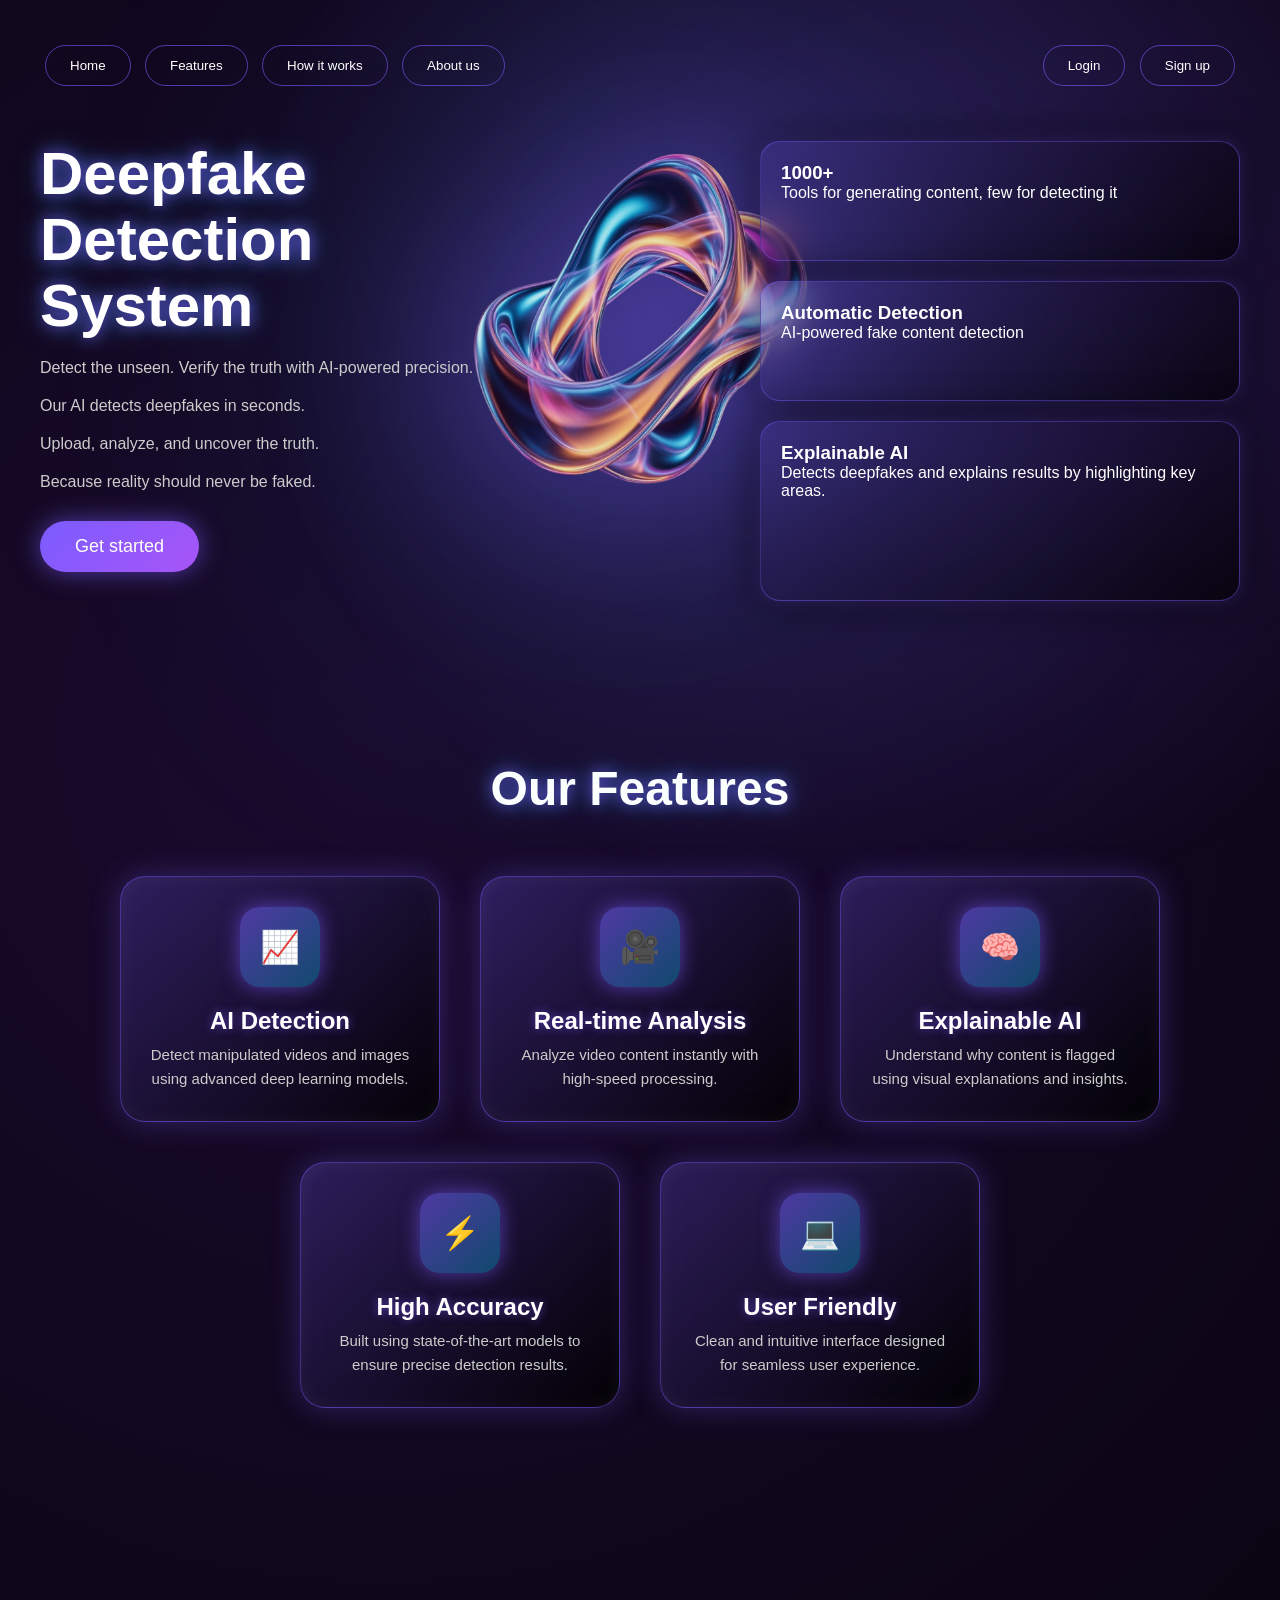
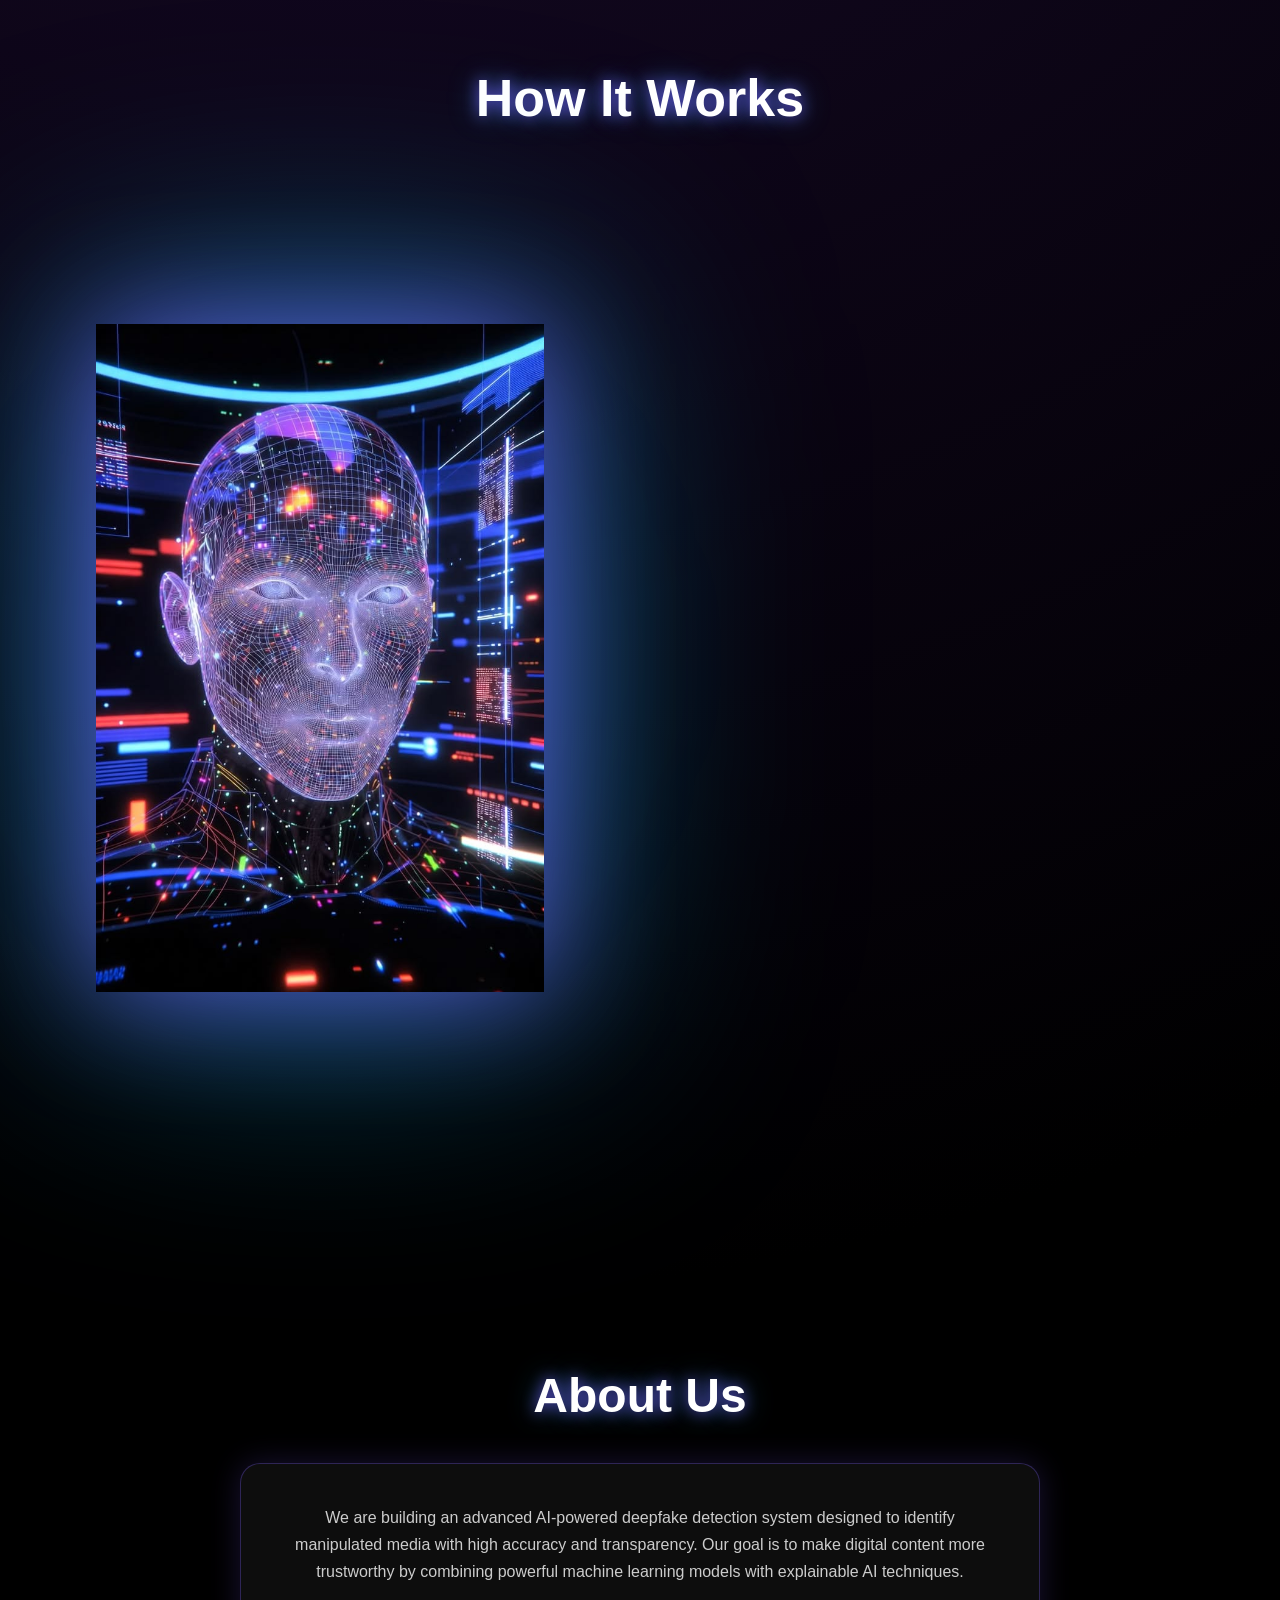
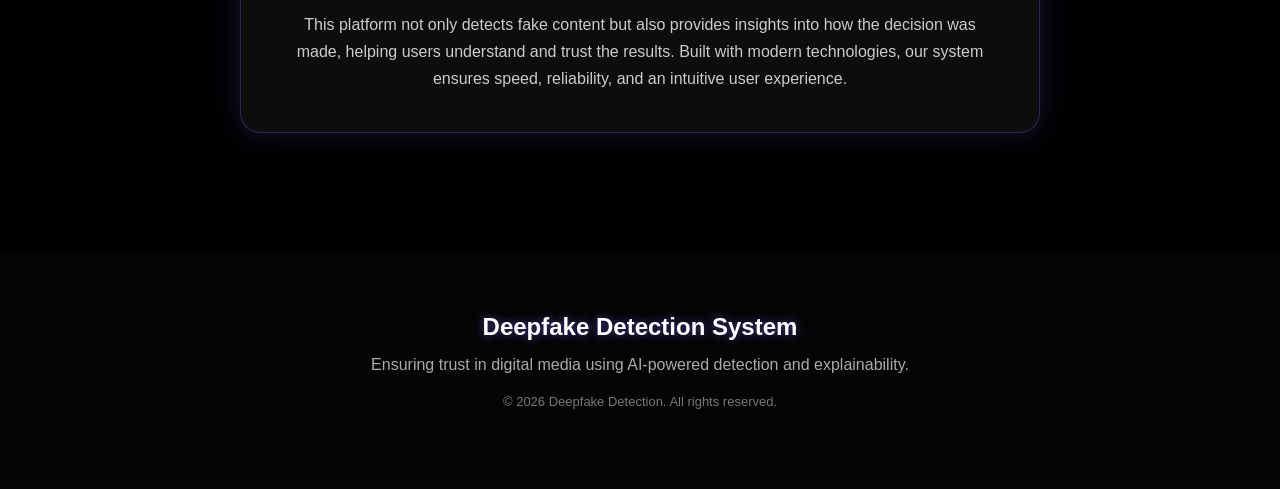
<file: src/index.html>
<!DOCTYPE html>
<html lang="en">
<head>
  <meta charset="UTF-8">
  <title>Deepfake Detection</title>
  <link rel="stylesheet" href="style.css">
</head>
<body>

<!-- ================= HOME SECTION ================= -->
<div class="container">

  <!-- 🔥 Animated Background Shape -->
  <div class="bg-art"></div>

  <!-- Navbar -->
  <div class="navbar">
    <div class="nav-links">
      <button>Home</button>
      <button onclick="scrollToFeatures()">Features</button>
      <button onclick="scrollToHow()">How it works</button>
      <button onclick="scrollToAbout()">About us</button>
    </div>

    <div class="auth">
      <button class="outline">Login</button>
      <button class="outline">Sign up</button>
    </div>
  </div>

  <!-- Main Content -->
  <div class="main">

    <!-- Left -->
    <div class="left">
      <h1>Deepfake<br>Detection<br>System</h1>

      <p>
        Detect the unseen. Verify the truth with AI-powered precision.
      </p>
      <p>
        Our AI detects deepfakes in seconds.
      </p>
      <p>
        Upload, analyze, and uncover the truth.
      </p>
      <p>
        Because reality should never be faked.
      </p>

      
      <button class="cta" onclick="goToLanding()">Get started</button>

<script>
function goToLanding() {
  window.location.href = "landing.html";
}
</script>
    </div>

    <!-- Right Cards -->
    <div class="right">
      <div class="card small">
        <h3>1000+</h3>
        <p>Tools for generating content, few for detecting it</p>
      </div>

      <div class="card small">
        <h3>Automatic Detection</h3>
        <p>AI-powered fake content detection</p>
      </div>

      <div class="card big">
        <h3>Explainable AI</h3>
        <p>
          Detects deepfakes and explains results by highlighting key areas.
        </p>
      </div>
    </div>

  </div>

</div>

<!-- ================= FEATURES SECTION ================= -->
<!-- ================= FEATURES SECTION ================= -->
<section id="features-section">

  <h1 class="features-title">Our Features</h1>

  <div class="features-container">

    <!-- Feature 1 -->
    <div class="feature-card">
      <div class="feature-icon">📈</div>
      <div class="feature-content">
        <h3>AI Detection</h3>
        <p>
          Detect manipulated videos and images using advanced deep learning models.
        </p>
      </div>
    </div>

    <!-- Feature 2 -->
    <div class="feature-card">
      <div class="feature-icon">🎥</div>
      <div class="feature-content">
        <h3>Real-time Analysis</h3>
        <p>
          Analyze video content instantly with high-speed processing.
        </p>
      </div>
    </div>

    <!-- Feature 3 -->
    <div class="feature-card">
      <div class="feature-icon">🧠</div>
      <div class="feature-content">
        <h3>Explainable AI</h3>
        <p>
          Understand why content is flagged using visual explanations and insights.
        </p>
      </div>
    </div>

    <!-- Feature 4 -->
    <div class="feature-card">
      <div class="feature-icon">⚡</div>
      <div class="feature-content">
        <h3>High Accuracy</h3>
        <p>
          Built using state-of-the-art models to ensure precise detection results.
        </p>
      </div>
    </div>

    <!-- Feature 5 -->
    <div class="feature-card">
      <div class="feature-icon">💻</div>
      <div class="feature-content">
        <h3>User Friendly</h3>
        <p>
          Clean and intuitive interface designed for seamless user experience.
        </p>
      </div>
    </div>

  </div>

</section>

</section>
<!-- ================= HOW IT WORKS ================= -->
<section id="how-section">

  <!-- 🔥 CENTERED HEADING -->
  <h1 class="how-title">How It Works</h1>

  <!-- 🔥 SPLIT LAYOUT -->
  <div class="how-container">

    <!-- LEFT SIDE IMAGE (FULL HALF) -->
    <div class="how-image">
      <img src="face.jpeg" alt="AI Face">
    </div>

    <!-- RIGHT SIDE STEPS -->
    <div class="steps">

      <!-- STEP 1 -->
      <div class="step">
        <div class="circle">1</div>
        <h3>Upload Content</h3>
        <p>Upload image or video for analysis.</p>
      </div>

      <!-- STEP 2 -->
      <div class="step">
        <div class="circle">2</div>
        <h3>AI Processing</h3>
        <p>AI scans and detects deepfake patterns.</p>
      </div>

      <!-- STEP 3 -->
      <div class="step">
        <div class="circle">3</div>
        <h3>View Results</h3>
        <p>Get accurate results with explanation.</p>
      </div>

    </div>

  </div>

</section>

<!-- ================= ABOUT US ================= -->
<section id="about-section">

  <h1 class="about-title">About Us</h1>

  <div class="about-container">

    <p>
      We are building an advanced AI-powered deepfake detection system designed to
      identify manipulated media with high accuracy and transparency. Our goal is to
      make digital content more trustworthy by combining powerful machine learning
      models with explainable AI techniques.
    </p>

    <p>
      This platform not only detects fake content but also provides insights into
      how the decision was made, helping users understand and trust the results.
      Built with modern technologies, our system ensures speed, reliability, and
      an intuitive user experience.
    </p>

  </div>

</section>

<!-- ================= FOOTER ================= -->
<footer>

  <div class="footer-container">

    <h2>Deepfake Detection System</h2>

    <p>
      Ensuring trust in digital media using AI-powered detection and explainability.
    </p>



    <p class="copyright">
      © 2026 Deepfake Detection. All rights reserved.
    </p>

  </div>

</footer>

<!-- ================= JAVASCRIPT ================= -->
<script>
function scrollToFeatures() {
  document.getElementById("features-section").scrollIntoView({
    behavior: "smooth"
  });
}

/* Scroll Animation */
const cards = document.querySelectorAll(".feature-card");

window.addEventListener("scroll", () => {
  const trigger = window.innerHeight * 0.85;

  cards.forEach(card => {
    const top = card.getBoundingClientRect().top;

    if (top < trigger) {
      card.classList.add("show");
    }
  });
});
</script>

<script>
const steps = document.querySelectorAll(".step");

window.addEventListener("scroll", () => {
  const trigger = window.innerHeight * 0.85;

  steps.forEach((step, index) => {
    const top = step.getBoundingClientRect().top;

    if (top < trigger) {
      setTimeout(() => {
        step.classList.add("show");
      }, index * 200);
    }
  });
});
</script>
<script>
function scrollToAbout() {
  document.getElementById("about-section").scrollIntoView({
    behavior: "smooth"
  });
}
</script>
</body>
</html>
</file>
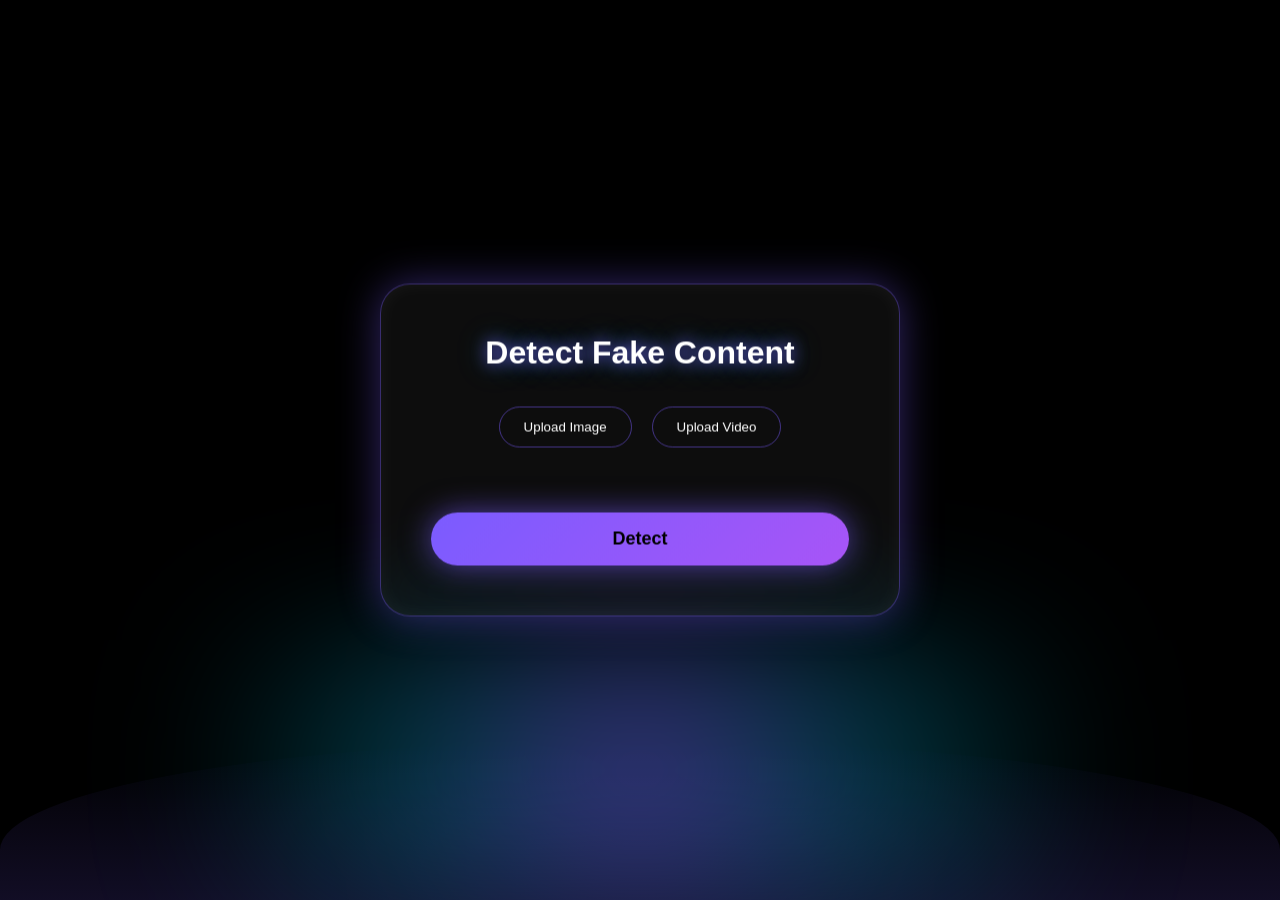
<file: src/landing.html>
<!DOCTYPE html>
<html lang="en">
<head>
  <meta charset="UTF-8">
  <title>Detect Fake Content</title>
  <link rel="stylesheet" href="landing.css">
</head>
<!-- 🔥 AI SCANNING OVERLAY -->
<div id="scanOverlay">
  <div class="scanner-box">
    <div class="scan-line"></div>
    <p>Analyzing Content...</p>
  </div>
</div>

<body>

<!-- 🔥 FLOWING BACKGROUND -->
<div class="bg-flow"></div>

<!-- 🔥 MAIN CARD -->
<div class="glass-card">

  <h1>Detect Fake Content</h1>

  <!-- TYPE SELECT -->
  <div class="type-select">
    <button onclick="selectType('image')" id="imgBtn">Upload Image</button>
    <button onclick="selectType('video')" id="vidBtn">Upload Video</button>
  </div>

  <!-- FILE INPUT -->
  <input type="file" id="fileInput" hidden>

  <!-- UPLOAD BUTTON -->
  

  <!-- DETECT BUTTON -->
  <button class="detect-btn" onclick="startScan()">Detect</button>

</div>

<script>
let selectedType = "";

/* SELECT TYPE */
function selectType(type) {
  selectedType = type;

  document.getElementById("imgBtn").classList.remove("active");
  document.getElementById("vidBtn").classList.remove("active");

  if(type === "image") {
    document.getElementById("imgBtn").classList.add("active");
    document.querySelector(".upload-btn").innerText = "Upload Image";
  } else {
    document.getElementById("vidBtn").classList.add("active");
    document.querySelector(".upload-btn").innerText = "Upload Video";
  }
}

/* OPEN FILE */
function uploadFile() {
  document.getElementById("fileInput").click();
}
function startScan() {
  const overlay = document.getElementById("scanOverlay");

  overlay.classList.add("active");

  // simulate AI processing
  setTimeout(() => {
    overlay.classList.remove("active");

    alert("Analysis Complete ✅"); // later replace with result page
  }, 3000);
}
</script>

</body>
</html>
</file>
<file: src/style.css>
* {
  margin: 0;
  padding: 0;
  box-sizing: border-box;
  font-family: Arial, sans-serif;
}

/* 🔥 BACKGROUND THEME */
body {
  background: radial-gradient(circle at 30% 20%, #1a0b2e, #000000 70%);
  color: white;
  overflow-x: hidden;
}

/* 🔥 GLOW OVERLAY */
body::before {
  content: "";
  position: fixed;
  width: 100%;
  height: 100%;

  background: radial-gradient(circle at 70% 30%, rgba(123,92,255,0.25), transparent 60%);
  z-index: -1;
}

/* Container */
.container {
  position: relative;
  padding: 40px;
  animation: fadeIn 1s ease;
}

/* 🔥 BACKGROUND SHAPE */
.bg-art {
  position: absolute;
  top: 50%;
  left: 50%;

  width: 500px;
  height: 500px;

  background: url("shape.png") no-repeat center;
  background-size: contain;

  opacity: 0.9;
  z-index: 0;

  transform: translate(-50%, -50%) scale(2.5);

  filter:
    drop-shadow(0 0 40px rgba(123,92,255,0.7))
    drop-shadow(0 0 80px rgba(0,212,255,0.4));

  animation: orbitFloat 14s linear infinite;
  pointer-events: none;
}

/* Keep content above */
.container > *:not(.bg-art) {
  position: relative;
  z-index: 2;
}

/* Navbar */
.navbar {
  display: flex;
  justify-content: space-between;
  align-items: center;
}

/* 🔥 BUTTONS */
.nav-links button,
.auth .outline {
  margin: 5px;
  padding: 12px 24px;
  border-radius: 30px;
  border: 1px solid rgba(123,92,255,0.6);
  background: transparent;
  color: white;
  cursor: pointer;
  transition: all 0.3s ease;
}

.nav-links button:hover,
.auth .outline:hover {
  background: linear-gradient(135deg, #7b5cff, #a855f7);
  box-shadow: 0 0 20px rgba(123,92,255,0.6);
  transform: translateY(-3px) scale(1.05);
}

/* Main Layout */
.main {
  display: flex;
  margin-top: 50px;
}

/* Left */
.left {
  width: 60%;
}

.left h1 {
  font-size: 60px;
  line-height: 1.1;

  text-shadow:
    0 0 15px rgba(123,92,255,0.8),
    0 0 30px rgba(0,212,255,0.4);
}

.left p {
  margin-top: 20px;
  color: #ccc;
}

/* Contact */
.contact {
  margin-top: 60px;
  font-size: 14px;
}

/* 🔥 CTA BUTTON */
.cta {
  margin-top: 30px;
  padding: 15px 35px;
  border-radius: 40px;
  border: none;

  background: linear-gradient(135deg, #7b5cff, #a855f7);
  color: white;

  cursor: pointer;
  font-size: 18px;

  box-shadow: 0 0 25px rgba(123,92,255,0.6);
  transition: all 0.3s ease;
}

.cta:hover {
  transform: scale(1.08);
  box-shadow: 0 0 40px rgba(168,85,247,0.9);
}

/* Right */
.right {
  width: 40%;
  display: flex;
  flex-direction: column;
  gap: 20px;
}

/* 🔥 CARDS (UPGRADED) */
.card {
  padding: 20px;
  border-radius: 20px;

  background: linear-gradient(
    145deg,
    rgba(123,92,255,0.15),
    rgba(0,0,0,0.6)
  );

  border: 1px solid rgba(123,92,255,0.4);

  backdrop-filter: blur(18px);

  box-shadow:
    0 0 20px rgba(123,92,255,0.25),
    0 0 40px rgba(0,0,0,0.8);

  transition: all 0.3s ease;
}

.card:hover {
  transform: translateY(-10px) scale(1.04);
  box-shadow:
    0 0 30px rgba(168,85,247,0.6),
    0 0 60px rgba(0,212,255,0.3);
}

.card.small { height: 120px; }
.card.big { height: 180px; }

/* 🔄 ANIMATION */
@keyframes orbitFloat {
  0% {
    transform: translate(-50%, -50%) scale(2.5) rotate(0deg) translateX(20px) rotate(0deg);
  }
  100% {
    transform: translate(-50%, -50%) scale(2.5) rotate(360deg) translateX(20px) rotate(-360deg);
  }
}

/* Fade */
@keyframes fadeIn {
  from { opacity: 0; transform: translateY(20px); }
  to { opacity: 1; transform: translateY(0); }
}

/* ================= FEATURES ================= */

#features-section {
  padding: 120px 20px;
  text-align: center;
}

.features-title {
  font-size: 48px;
  margin-bottom: 60px;

  text-shadow:
    0 0 15px rgba(123,92,255,0.8),
    0 0 30px rgba(0,212,255,0.4);
}

.features-container {
  display: flex;
  justify-content: center;
  flex-wrap: wrap;
  gap: 40px;
}
/* 🔥 PREMIUM FEATURE CARD */
.feature-card {
  width: 320px;
  padding: 30px 25px;

  border-radius: 25px;

  background: linear-gradient(
    135deg,
    rgba(123,92,255,0.25),
    rgba(0,0,0,0.8)
  );

  border: 1px solid rgba(123,92,255,0.5);

  backdrop-filter: blur(20px);

  box-shadow:
    0 0 30px rgba(123,92,255,0.3),
    inset 0 0 20px rgba(255,255,255,0.05);

  display: flex;
  flex-direction: column;   /* 🔥 THIS IS THE FIX */
  align-items: center;      /* center everything */
  text-align: center;

  gap: 20px;

  opacity: 0;
  transform: translateY(80px);
  transition: all 0.5s ease;
}

.feature-card.show {
  opacity: 1;
  transform: translateY(0);
}

.feature-card:hover {
  transform: translateY(-10px) scale(1.02);

  box-shadow:
    0 0 40px rgba(168,85,247,0.6),
    0 0 80px rgba(0,212,255,0.3);
}
/* ICON BOX */
.feature-icon {
  width: 80px;
  height: 80px;

  border-radius: 20px;

  background: linear-gradient(
    135deg,
    rgba(123,92,255,0.5),
    rgba(0,212,255,0.3)
  );

  display: flex;
  align-items: center;
  justify-content: center;

  font-size: 32px;

  box-shadow:
    0 0 20px rgba(123,92,255,0.6);
}
/* TEXT */
.feature-content h3 {
  font-size: 24px;
  margin-bottom: 8px;

  text-shadow:
    0 0 10px rgba(123,92,255,0.6);
}

.feature-content p {
  font-size: 15px;
  color: #ccc;
  line-height: 1.6;
}
/* ================= HOW ================= */

/* 🔥 HOW SECTION LAYOUT */
/* ================= HOW SECTION ================= */

/* ================= HOW SECTION ================= */

#how-section {
  padding: 140px 0;
}

/* 🔥 CENTERED HEADING */
.how-title {
  font-size: 52px;
  margin-bottom: 80px;
  text-align: center;

  text-shadow:
    0 0 15px rgba(123,92,255,0.8),
    0 0 30px rgba(0,212,255,0.4);
}

/* 🔥 SPLIT LAYOUT */
.how-container {
  display: flex;
  width: 100%;
  min-height: 100vh;
}

/* ================= LEFT SIDE IMAGE ================= */

.how-image {
  width: 50%;
  height: 100vh;

  display: flex;
  align-items: center;
  justify-content: center;

  position: relative;
}

/* BIG IMAGE */
.how-image img {
  width: 70%;
  max-width: 2000px;

  object-fit: contain;

  filter:
    drop-shadow(0 0 60px rgba(123,92,255,0.7))
    drop-shadow(0 0 120px rgba(0,212,255,0.5));

  animation: floatImage 6s ease-in-out infinite;
}

/* 🔥 BACKGROUND GLOW BEHIND IMAGE */
.how-image::before {
  content: "";
  position: absolute;

  width: 500px;
  height: 500px;

  background: radial-gradient(circle, rgba(123,92,255,0.4), transparent 70%);
  filter: blur(100px);

  z-index: -1;
}

/* FLOAT ANIMATION */
@keyframes floatImage {
  0% { transform: translateY(0); }
  50% { transform: translateY(-20px); }
  100% { transform: translateY(0); }
}

/* ================= RIGHT SIDE STEPS ================= */

.steps {
  width: 50%;
  display: flex;
  flex-direction: column;
  justify-content: center;

  gap: 40px;
  padding: 60px;
}

/* 🔥 STEP CARD */
.step {
  width: 360px;
  padding: 22px;

  border-radius: 20px;

  background: linear-gradient(
    145deg,
    rgba(123,92,255,0.15),
    rgba(0,0,0,0.7)
  );

  border: 1px solid rgba(123,92,255,0.4);

  backdrop-filter: blur(18px);

  box-shadow:
    0 0 20px rgba(123,92,255,0.25);

  opacity: 0;
  transform: translateY(60px);

  transition: all 0.4s ease;
}

/* 🔥 HOVER EFFECT */
.step:hover {
  transform: translateY(-10px) scale(1.04);

  box-shadow:
    0 0 30px rgba(168,85,247,0.6),
    0 0 60px rgba(0,212,255,0.3);
}

/* SHOW ANIMATION */
.step.show {
  opacity: 1;
  transform: translateY(0);
}

/* NUMBER */
.circle {
  width: 45px;
  height: 45px;
  margin-bottom: 10px;

  border-radius: 50%;

  background: linear-gradient(135deg, #7b5cff, #00d4ff);

  display: flex;
  align-items: center;
  justify-content: center;

  font-weight: bold;
}

/* TEXT */
.step h3 {
  margin-bottom: 5px;
}

.step p {
  color: #ccc;
  font-size: 14px;
}

/* ================= RESPONSIVE ================= */

@media (max-width: 768px) {
  .how-container {
    flex-direction: column;
  }

  .how-image,
  .steps {
    width: 100%;
    height: auto;
  }

  .steps {
    align-items: center;
  }
}

/* ================= ABOUT SECTION ================= */

#about-section {
  padding: 120px 20px;
  text-align: center;
}

.about-title {
  font-size: 48px;
  margin-bottom: 40px;

  text-shadow:
    0 0 15px rgba(123,92,255,0.8),
    0 0 30px rgba(0,212,255,0.4);
}

.about-container {
  max-width: 800px;
  margin: auto;

  display: flex;
  flex-direction: column;
  gap: 25px;

  font-size: 16px;
  line-height: 1.7;
  color: #ccc;

  background: rgba(255,255,255,0.05);
  backdrop-filter: blur(15px);

  padding: 40px;
  border-radius: 20px;

  border: 1px solid rgba(123,92,255,0.3);

  box-shadow:
    0 0 30px rgba(123,92,255,0.2);
}

/* ================= FOOTER ================= */

footer {
  padding: 60px 20px;
  background: #050505;
  text-align: center;
}

.footer-container h2 {
  margin-bottom: 15px;

  text-shadow:
    0 0 10px rgba(123,92,255,0.6);
}

.footer-container p {
  color: #aaa;
  margin-bottom: 20px;
}

/* LINKS */
.footer-links {
  display: flex;
  justify-content: center;
  gap: 20px;
  margin-bottom: 20px;
}

.footer-links a {
  color: white;
  text-decoration: none;

  transition: 0.3s;
}

.footer-links a:hover {
  color: #7b5cff;
}

/* COPYRIGHT */
footer .copyright {
  font-size: 13px;
  color: #777;
}
</file>
<file: src/landing.css>
/* ================= RESET ================= */
* {
  margin: 0;
  padding: 0;
  box-sizing: border-box;
  font-family: Arial, sans-serif;
}

body {
  background: #000;
  color: white;
  overflow: hidden;
}

/* ================= BACKGROUND GLOW ================= */

/* Bottom Glow */
body::after {
  content: "";
  position: fixed;
  bottom: 0;
  left: 0;

  width: 100%;
  height: 260px;

  background: radial-gradient(
    circle at center,
    rgba(123,92,255,0.5),
    rgba(0,212,255,0.25),
    transparent 70%
  );

  filter: blur(70px);

  z-index: -1;

  animation: pulseGlow 6s ease-in-out infinite;
}

/* Soft curve layer */
body::before {
  content: "";
  position: fixed;
  bottom: -60px;
  left: 0;

  width: 100%;
  height: 220px;

  background: linear-gradient(
    to top,
    rgba(123,92,255,0.2),
    transparent
  );

  border-radius: 50% 50% 0 0;

  z-index: -1;
}

/* Glow animation */
@keyframes pulseGlow {
  0%, 100% { opacity: 0.6; }
  50% { opacity: 1; }
}

/* ================= GLASS CARD ================= */

.glass-card {
  width: 520px;
  padding: 50px;

  border-radius: 30px;

  background: rgba(255,255,255,0.05);
  backdrop-filter: blur(25px);

  border: 1px solid rgba(123,92,255,0.4);

  box-shadow:
    0 0 40px rgba(123,92,255,0.4),
    inset 0 0 20px rgba(255,255,255,0.05);

  text-align: center;

  position: absolute;
  top: 50%;
  left: 50%;
  transform: translate(-50%, -50%);
}

/* ================= HEADING ================= */

.glass-card h1 {
  font-size: 32px;
  margin-bottom: 35px;

  text-shadow:
    0 0 15px rgba(123,92,255,0.8),
    0 0 30px rgba(0,212,255,0.4);
}

/* ================= TYPE BUTTONS ================= */

.type-select {
  display: flex;
  justify-content: center;
  gap: 20px;
  margin-bottom: 30px;
}

.type-select button {
  padding: 12px 24px;
  border-radius: 30px;

  border: 1px solid rgba(123,92,255,0.5);
  background: transparent;
  color: white;

  cursor: pointer;

  transition: all 0.3s ease;
}

/* Hover */
.type-select button:hover {
  transform: scale(1.05);
  background: rgba(255,255,255,0.08);

  box-shadow:
    0 0 15px rgba(123,92,255,0.4);
}

/* Active */
.type-select button.active {
  background: linear-gradient(135deg, #7b5cff, #00d4ff);

  box-shadow:
    0 0 20px rgba(123,92,255,0.6);
}

/* ================= UPLOAD BUTTON ================= */

.upload-btn {
  margin-top: 10px;
  padding: 14px 40px;

  border-radius: 30px;
  border: 1px solid rgba(123,92,255,0.5);

  background: transparent;
  color: white;

  cursor: pointer;

  transition: all 0.3s ease;
}

.upload-btn:hover {
  background: rgba(255,255,255,0.1);
  transform: scale(1.05);

  box-shadow:
    0 0 20px rgba(123,92,255,0.4);
}

/* ================= DETECT BUTTON ================= */

.detect-btn {
  margin-top: 35px;
  width: 100%;
  padding: 16px;

  border-radius: 40px;
  border: none;

  font-size: 18px;
  font-weight: bold;

  background: linear-gradient(135deg, #7b5cff, #a855f7);

  box-shadow:
    0 0 30px rgba(123,92,255,0.6);

  cursor: pointer;

  transition: all 0.3s ease;
}

/* Hover */
.detect-btn:hover {
  transform: scale(1.06);

  box-shadow:
    0 0 50px rgba(168,85,247,0.9);
}

/* ================= RESPONSIVE ================= */

@media (max-width: 600px) {
  .glass-card {
    width: 90%;
    padding: 30px;
  }

  .type-select {
    flex-direction: column;
  }
}

/* ================= SCAN OVERLAY ================= */

#scanOverlay {
  position: fixed;
  top: 0;
  left: 0;

  width: 100%;
  height: 100%;

  background: rgba(0,0,0,0.9);
  backdrop-filter: blur(10px);

  display: flex;
  align-items: center;
  justify-content: center;

  opacity: 0;
  pointer-events: none;

  transition: 0.4s ease;

  z-index: 999;
}

/* SHOW */
#scanOverlay.active {
  opacity: 1;
  pointer-events: all;
}

/* SCANNER BOX */
.scanner-box {
  width: 300px;
  height: 200px;

  border-radius: 20px;

  border: 1px solid rgba(123,92,255,0.6);

  position: relative;

  box-shadow:
    0 0 40px rgba(123,92,255,0.5);

  overflow: hidden;
}

/* 🔥 SCAN LINE */
.scan-line {
  position: absolute;
  top: -100%;

  width: 100%;
  height: 100%;

  background: linear-gradient(
    to bottom,
    transparent,
    rgba(123,92,255,0.6),
    transparent
  );

  animation: scanMove 2s linear infinite;
}

/* TEXT */
.scanner-box p {
  position: absolute;
  bottom: 15px;
  width: 100%;
  text-align: center;

  font-size: 14px;
  color: #ccc;
}

/* ANIMATION */
@keyframes scanMove {
  0% { top: -100%; }
  100% { top: 100%; }
}
</file>
